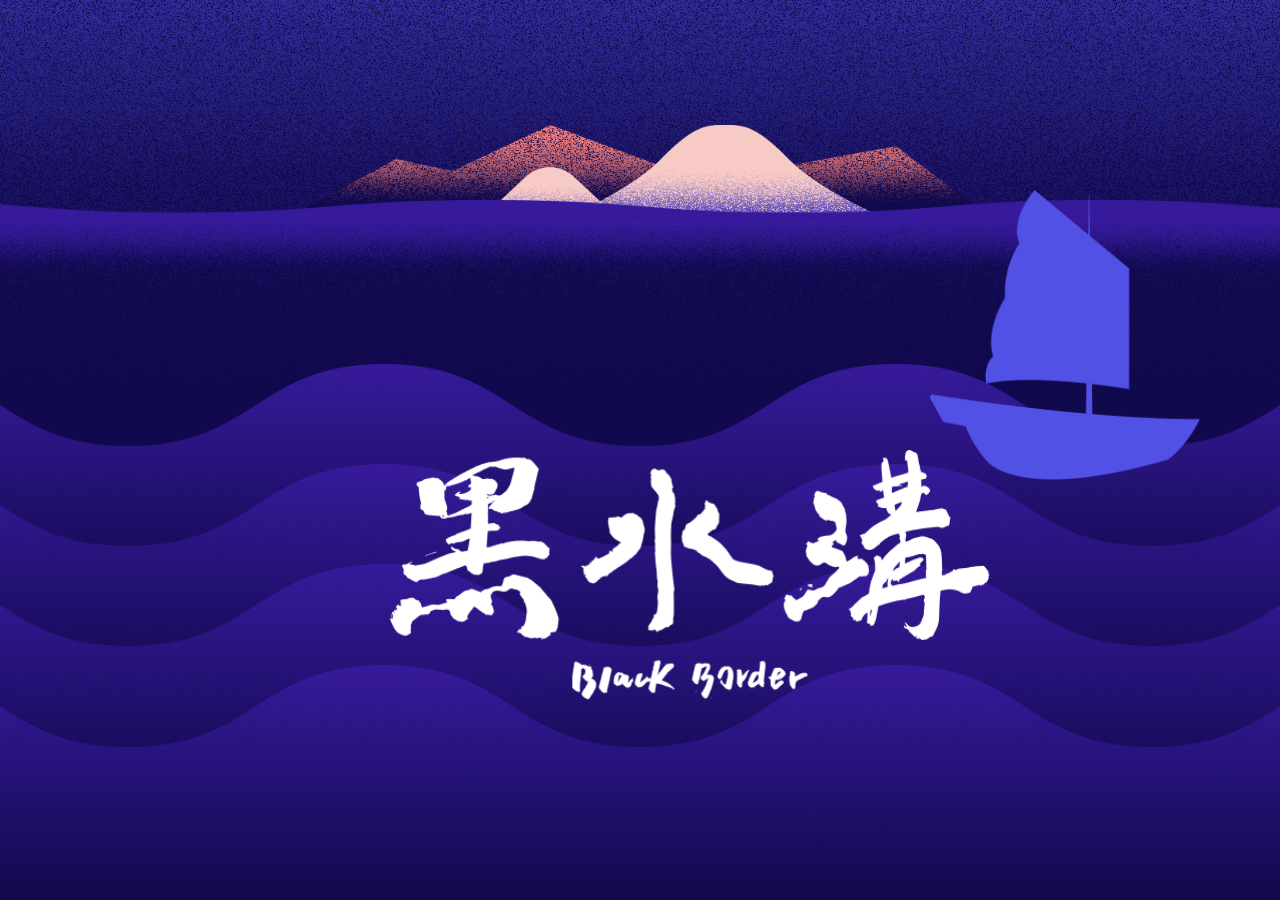
<file: index.html>
<!doctype html>
<html lang="en">
  <head>
    <meta charset="UTF-8" />
    <meta name="viewport" content="width=device-width, initial-scale=1.0" />
    <title>黑水溝</title>
    <link rel="stylesheet" href="./CSS/index.css" />
  </head>
  <body>
    <div class="ocean-container" id="scene">
      <div class="logo9 parallax-layer" data-speed="0">
        <img src="./IMG/index_logotype9.png" />
      </div>
      <div class="wave4 parallax-layer" data-speed="90">
        <img src="./IMG/index_wave8.png" class="waveimg" />
      </div>
      <div class="wave3 parallax-layer" data-speed="80">
        <img src="./IMG/index_wave7.png" class="waveimg" />
      </div>
      <div class="boat parallax-layer" data-speed="70">
        <a href="./p2.html">
          <img src="./IMG/index_boat.png" class="boatimg" />
        </a>
      </div>
      <div class="wave2 parallax-layer" data-speed="60">
        <img src="./IMG/index_wave6.png" class="waveimg" />
      </div>
      <div class="wave1 parallax-layer" data-speed="50">
        <img src="./IMG/index_wave4.png" class="waveimg" />
      </div>
      <div class="hor3 parallax-layer" data-speed="40">
        <img src="./IMG/index_horizon3.png" class="waveimg" />
      </div>
      <div class="isl2 parallax-layer" data-speed="30">
        <img src="./IMG/index_island2.png" />
      </div>
    </div>
    <script src="./JS/index.js"></script>
  </body>
</html>
</file>
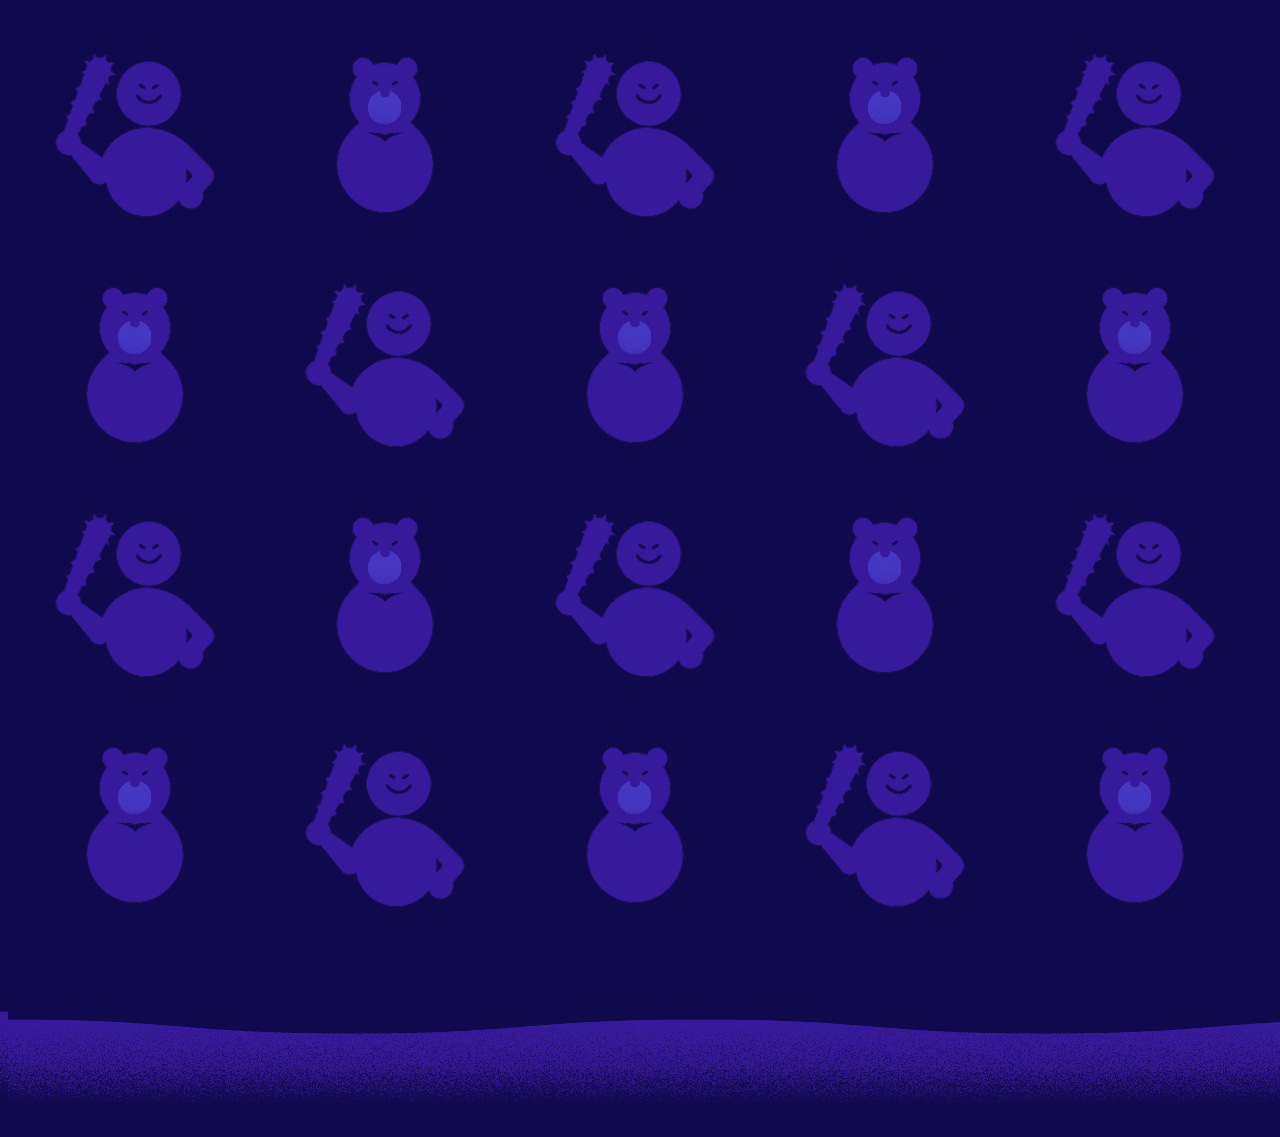
<file: p2 下午5.56.07.html>
<!doctype html>
<html lang="en">
  <head>
    <meta charset="UTF-8" />
    <meta name="viewport" content="width=device-width, initial-scale=1.0" />
    <title>黑水溝</title>
    <link rel="stylesheet" href="./CSS/p2.css" />
  </head>
  <body>
    <div class="bg">
      <img src="./IMG/p2_bg.png" />
    </div>
    <div class="pattern-grid">
      <!-- 奇數行：A, B, A, B... -->
      <div class="row">
        <img src="./IMG/p2_iconA.png" class="iconA" />
        <img src="./IMG/p2_iconB.png" class="iconA" />
        <img src="./IMG/p2_iconA.png" class="iconA" />
        <img src="./IMG/p2_iconB.png" class="iconA" />
        <img src="./IMG/p2_iconA.png" class="iconA" />
        <img src="./IMG/p2_iconB.png" class="iconA" />
        <img src="./IMG/p2_iconA.png" class="iconA" />
        <img src="./IMG/p2_iconB.png" class="iconA" />
      </div>

      <!-- 偶數行：B, A, B, A... (順序對調) -->
      <div class="row">
        <img src="./IMG/p2_iconB.png" class="iconA" />
        <img src="./IMG/p2_iconA.png" class="iconA" />
        <img src="./IMG/p2_iconB.png" class="iconA" />
        <img src="./IMG/p2_iconA.png" class="iconA" />
        <img src="./IMG/p2_iconB.png" class="iconA" />
        <img src="./IMG/p2_iconA.png" class="iconA" />
        <img src="./IMG/p2_iconB.png" class="iconA" />
        <img src="./IMG/p2_iconA.png" class="iconA" />
      </div>
      <!-- 奇數行：A, B, A, B... -->
      <div class="row">
        <img src="./IMG/p2_iconA.png" class="iconA" />
        <img src="./IMG/p2_iconB.png" class="iconA" />
        <img src="./IMG/p2_iconA.png" class="iconA" />
        <img src="./IMG/p2_iconB.png" class="iconA" />
        <img src="./IMG/p2_iconA.png" class="iconA" />
        <img src="./IMG/p2_iconB.png" class="iconA" />
        <img src="./IMG/p2_iconA.png" class="iconA" />
        <img src="./IMG/p2_iconB.png" class="iconA" />
      </div>

      <!-- 偶數行：B, A, B, A... (順序對調) -->
      <div class="row">
        <img src="./IMG/p2_iconB.png" class="iconA" />
        <img src="./IMG/p2_iconA.png" class="iconA" />
        <img src="./IMG/p2_iconB.png" class="iconA" />
        <img src="./IMG/p2_iconA.png" class="iconA" />
        <img src="./IMG/p2_iconB.png" class="iconA" />
        <img src="./IMG/p2_iconA.png" class="iconA" />
        <img src="./IMG/p2_iconB.png" class="iconA" />
        <img src="./IMG/p2_iconA.png" class="iconA" />
      </div>
    </div>
  </body>
</html>
</file>
<file: CSS/index.css>
body {
  margin: 0; /* 消除網頁預設的邊距，避免左右白邊 */
  padding: 0;
}
.waveimg {
  width: 120%;
  max-width: none;
  margin-left: -10%;
  display: block;
  pointer-events: none;
}

.ocean-container {
  position: relative;
  width: 100vw;
  height: 100vh;
  margin: 0;
  padding: 0;
  background-image: url(../IMG/index_ocean1.png);
  background-size: cover;
  overflow: hidden; /* 避免滑鼠移動時畫面外露 */
  pointer-events: none;
}

/* 1. 視差容器：只負責 JS 的 transform 移動 */
.parallax-layer {
  position: absolute;
  top: 0;
  left: 0;
  width: 100%;
  height: 100%;
  pointer-events: none;
  transition: transform 0.1s ease-out;
  pointer-events: none;
}

/* 將 z-index 設定在與 .parallax-layer 同一層級的 div 上 */
.logo9 {
  z-index: 9;
  pointer-events: none;
}
.wave4 {
  z-index: 8;
  pointer-events: none;
}
.wave3 {
  z-index: 7;
  pointer-events: none;
}
.wave2 {
  z-index: 6;
  pointer-events: none;
}
.boat {
  z-index: 5;
  pointer-events: none;
}
.wave1 {
  z-index: 4;
  pointer-events: none;
}
.hor3 {
  z-index: 3;
  pointer-events: none;
}
.isl2 {
  z-index: 2;
  pointer-events: none;
}

/* 內層的 img 維持定位與尺寸設定即可（原本裡面的 z-index 可刪除） */
.ocean-container .logo9 img {
  width: 600px;
  height: 250px;
  position: absolute;
  left: calc(50vw - 250px);
  bottom: 200px;
  pointer-events: none;
}

.ocean-container .wave4 img {
  position: absolute;
  bottom: 0px;
  animation: wave4 1s ease-in-out infinite alternate;
  pointer-events: none;
}
@keyframes wave4 {
  0% {
    transform: translateY(-20px);
  }
  100% {
    transform: translateY(20px);
  }
}

.ocean-container .wave3 img {
  position: absolute;
  bottom: 100px;
  animation: wave3 1s ease-in-out infinite alternate;
  pointer-events: none;
}
@keyframes wave3 {
  0% {
    transform: translateX(-20px);
  }
  100% {
    transform: translateX(20px);
  }
}

.ocean-container .wave2 img {
  position: absolute;
  bottom: 200px;
  animation: wave2 1s ease-in-out infinite alternate;
  pointer-events: none;
}
@keyframes wave2 {
  0% {
    transform: translateY(-25px);
  }
  100% {
    transform: translateY(25px);
  }
}

.ocean-container .wave1 img {
  position: absolute;
  bottom: 300px;
  animation: wave1 1s ease-in-out infinite alternate;
  pointer-events: none;
}
@keyframes wave1 {
  0% {
    transform: translateX(-25px); /* 向左移動 20px */
  }
  100% {
    transform: translateX(25px); /* 向右移動 20px */
  }
}
.ocean-container .boat img {
  width: 270px;
  height: 290px;
  position: absolute;
  left: calc(100vw - 350px);
  bottom: 420px;
  transform-origin: center bottom;
  animation: boat 1s ease-in-out infinite alternate;
  pointer-events: auto;
}
@keyframes boat {
  0% {
    transform: rotate(-5deg);
  }
  100% {
    transform: rotate(5deg);
  }
}
.boatimg {
  transition: all 0.15s ease;
}
.boatimg:hover {
  content: url(../IMG/index_boat_hover.png);
}
.boatimg:active {
  content: url(../IMG/index_boat_active.png);
}
.ocean-container .hor3 img {
  position: absolute;
  top: 200px;
  pointer-events: none;
}

.ocean-container .isl2 img {
  width: 700px;
  height: 100px;
  position: absolute;
  top: 125px;
  left: calc(50vw - 350px);
  pointer-events: none;
}
</file>
<file: CSS/p2.css>
/* 定義淡入動畫 */
@keyframes pageFadeIn {
  from {
    opacity: 0;
    transform: translateY(15px); /* 從下方稍微浮上來 */
  }
  to {
    opacity: 1;
    transform: translateY(0);
  }
}
.bg {
  z-index: 1;
  pointer-events: none;
}
/* 套用到整個網頁主體 */
body {
  animation: pageFadeIn 0.5s ease-out;
  background-image: url(../IMG/p2_bg.png);
}
.iconA {
  width: 210px;
  height: 210px;
  display: inline-block;
  transition: transform 0.1s ease-in-out;
}
.iconA:hover {
  transform: scaleX(-1);
}
.pattern-grid {
  display: flex;
  flex-direction: column;
  gap: 20px; /* 控制行與行之間的上下間距 */
  position: absolute;
  left: 30px;
  top: 30px;
  z-index: 999;
  pointer-events: auto;
}

.row {
  display: flex;
  gap: 40px; /* 控制同一行中圖片與圖片之間的左右間距 */
}
</file>
